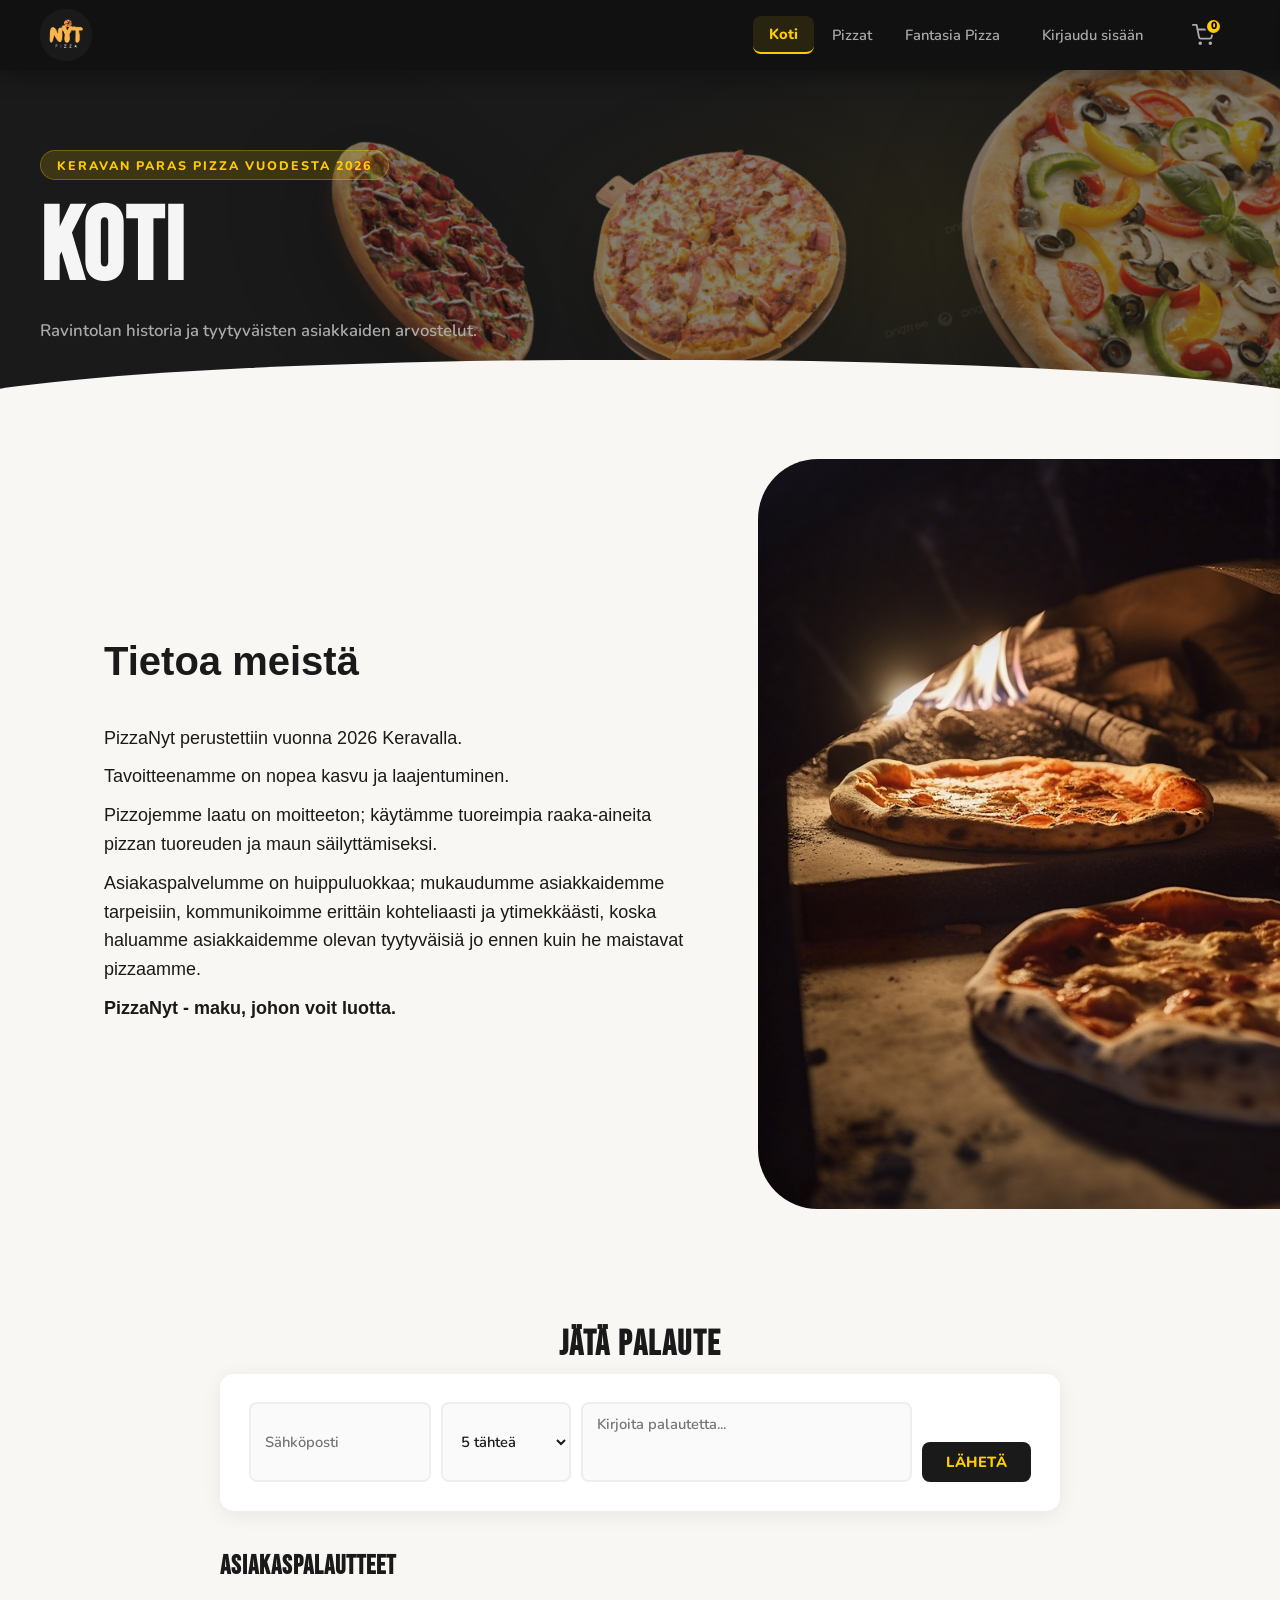
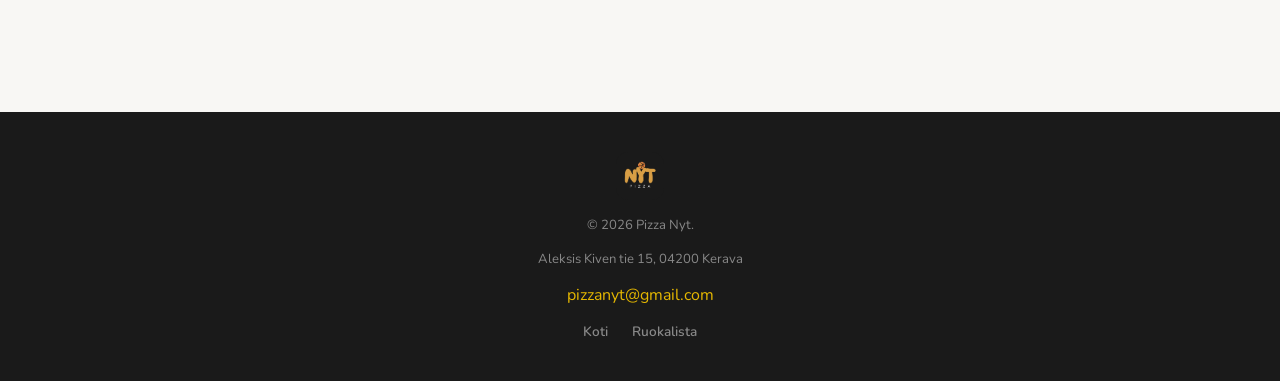
<file: index.html>
<!DOCTYPE html>
<html lang="fi">
<head>
    <meta charset="UTF-8">
    <title>Pizza Nyt - Pääsivu</title>
    <meta name="viewport" content="width=device-width, initial-scale=1.0">
    <link rel="icon" type="image/x-icon" href="/images/WebsiteLogo.png">
    <link rel="preconnect" href="https://fonts.googleapis.com">
    <link rel="preconnect" href="https://fonts.gstatic.com" crossorigin>
    <link href="https://fonts.googleapis.com/css2?family=Bebas+Neue&family=Nunito:wght@400;600;700;800&family=Alyamama:wght@300..900&display=swap" rel="stylesheet">
    <link rel="stylesheet" href="styles.css">
</head>
<body>
    <nav class="navbar">
        <div class="logo">
            <a href="index.html"><img src="images/Logo.png" alt="PizzaNyt" class="logo-img"></a>
        </div>
        <ul class="nav-links">
            <li><a href="index.html" class="selected">Koti</a></li>
            <li><a href="menu.html">Pizzat</a></li>
            <li><a href="pizzacreation.html">Fantasia Pizza</a></li>
            <li id="nav-login-li"><a href="login.html" class="nav-login-link">Kirjaudu sisään</a></li>
            <li id="nav-user-info" style="display:none;">
                <span id="nav-username" class="nav-username"></span>
                <button id="nav-logout-btn" class="nav-logout-btn">Kirjaudu ulos</button>
            </li>
            <li class="cart-container">
                <a class="cart-link" href="#">
                    <span class="cart-icon-wrap">
                        <svg class="cart-svg" viewBox="0 0 24 24" fill="none" stroke="currentColor" stroke-width="2" stroke-linecap="round" stroke-linejoin="round"><circle cx="9" cy="21" r="1"/><circle cx="20" cy="21" r="1"/><path d="M1 1h4l2.68 13.39a2 2 0 0 0 2 1.61h9.72a2 2 0 0 0 2-1.61L23 6H6"/></svg>
                        <span class="cart-quantity" id="cart-count">0</span>
                    </span>
                </a>
            </li>
        </ul>
    </nav>

    <section class="menu-hero">
        <div class="hero-pizzas">
            <img src="pizzas/Veggie.png" class="hero-pizza hero-pizza-1" alt="">
            <img src="pizzas/Hawaiian.png"  class="hero-pizza hero-pizza-2" alt="">
            <img src="pizzas/ChickenBBQ.png"   class="hero-pizza hero-pizza-3" alt="">
        </div>
        <div class="menu-hero-content">
            <span class="menu-label">Keravan paras pizza vuodesta 2026</span>
            <h1>Koti<span></span></h1>
            <p>Ravintolan historia ja tyytyväisten asiakkaiden arvostelut.</p>
        </div>
        <div class="menu-hero-divider"></div>
    </section>

    <section class="about">
        <div class="about-text">
            <h1>Tietoa meistä</h1>
            <p>PizzaNyt perustettiin vuonna 2026 Keravalla.</p>
            <p>Tavoitteenamme on nopea kasvu ja laajentuminen.</p>
            <p>Pizzojemme laatu on moitteeton; käytämme tuoreimpia raaka-aineita pizzan tuoreuden ja maun säilyttämiseksi.</p>
            <p>Asiakaspalvelumme on huippuluokkaa; mukaudumme asiakkaidemme tarpeisiin, kommunikoimme erittäin kohteliaasti ja ytimekkäästi, koska haluamme asiakkaidemme olevan tyytyväisiä jo ennen kuin he maistavat pizzaamme.</p>
            <p><strong>PizzaNyt - maku, johon voit luotta.</strong></p>
        </div>
        <div class="about-image">
            <img src="images/pizza.jpg" alt="pizza" style="width: 750px; height: 750px; border-radius: 60px;">
        </div>
    </section>

    <div class="reviews">
        <h2>Jätä palaute</h2>
        <form id="reviewForm">
            <input type="email" id="email" placeholder="Sähköposti" required>
            <select id="rating" required>
                <option value="5">5 tähteä</option>
                <option value="4">4 tähteä</option>
                <option value="3">3 tähteä</option>
                <option value="2">2 tähteä</option>
                <option value="1">1 tähti</option>
            </select>
            <textarea id="text" placeholder="Kirjoita palautetta..." required></textarea>
            <button type="submit">Lähetä</button>
        </form>
        <h3>Asiakaspalautteet</h3>
        <div id="reviewsList"></div>
    </div>

    <footer class="site-footer">
        <div class="footer-inner">
            <img src="images/Logo.png" alt="PizzaNyt" class="footer-logo">
            <p>© 2026 Pizza Nyt.</p>
            <p>Aleksis Kiven tie 15, 04200 Kerava</p>
            <a href="mailto:pizzanyt@gmail.com">pizzanyt@gmail.com</a>
            <div class="footer-links">
                <a href="index.html">Koti</a>
                <a href="menu.html">Ruokalista</a>
            </div>
        </div>
    </footer>

    <div id="toast" class="toast"></div>
    <script src="script.js"></script>
</body>
</html>
</file>
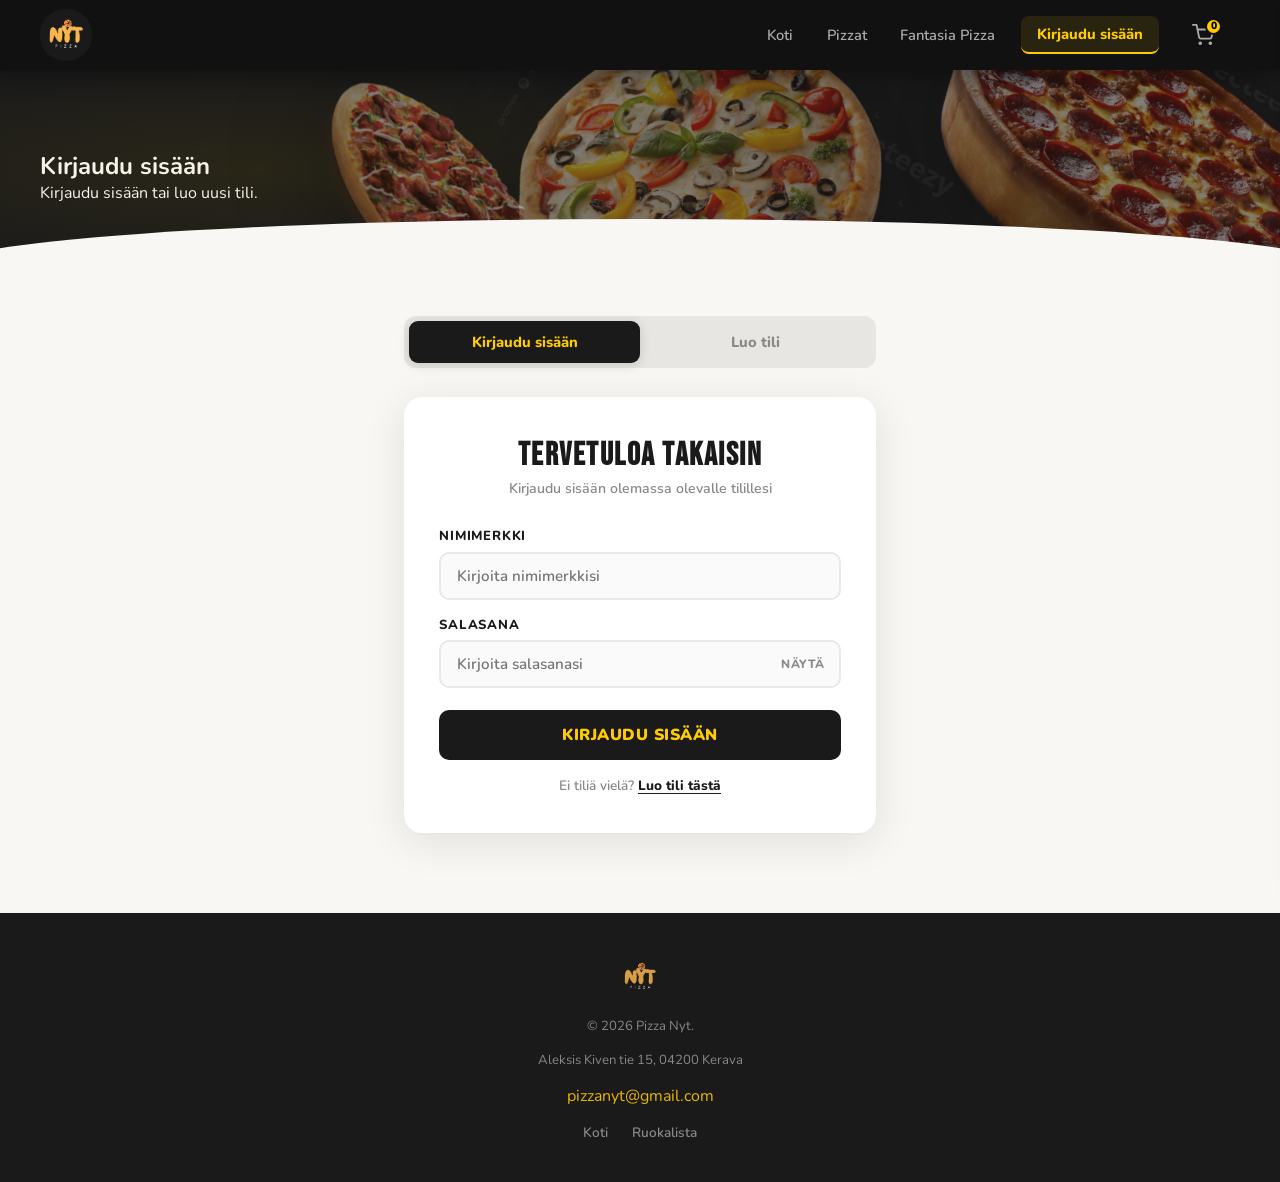
<file: login.html>
<!DOCTYPE html>
<html lang="fi">
<head>
    <meta charset="UTF-8">
    <meta name="viewport" content="width=device-width, initial-scale=1.0">
    <title>Pizza Nyt - Käyttäjä</title>
    <link rel="icon" type="image/x-icon" href="/images/WebsiteLogo.png">
    <link rel="preconnect" href="https://fonts.googleapis.com">
    <link rel="preconnect" href="https://fonts.gstatic.com" crossorigin>
    <link href="https://fonts.googleapis.com/css2?family=Bebas+Neue&family=Nunito:wght@400;600;700;800&family=Alyamama:wght@300..900&display=swap" rel="stylesheet">
    <link rel="stylesheet" href="styles.css">
</head>
<body>
    <nav class="navbar">
        <div class="logo">
            <a href="index.html"><img src="images/Logo.png" alt="PizzaNyt" class="logo-img"></a>
        </div>
        <ul class="nav-links">
            <li><a href="index.html">Koti</a></li>
            <li><a href="menu.html">Pizzat</a></li>
            <li><a href="pizzacreation.html">Fantasia Pizza</a></li>
            <li id="nav-login-li"><a href="login.html" class="nav-login-link selected">Kirjaudu sisään</a></li>
            <li id="nav-user-info" style="display:none;">
                <span id="nav-username" class="nav-username"></span>
                <button id="nav-logout-btn" class="nav-logout-btn">Kirjaudu ulos</button>
            </li>
            <li class="cart-container">
                <a class="cart-link" href="#">
                    <span class="cart-icon-wrap">
                        <svg class="cart-svg" viewBox="0 0 24 24" fill="none" stroke="currentColor" stroke-width="2" stroke-linecap="round" stroke-linejoin="round"><circle cx="9" cy="21" r="1"/><circle cx="20" cy="21" r="1"/><path d="M1 1h4l2.68 13.39a2 2 0 0 0 2 1.61h9.72a2 2 0 0 0 2-1.61L23 6H6"/></svg>
                        <span class="cart-quantity" id="cart-count">0</span>
                    </span>
                </a>
            </li>
        </ul>
    </nav>

    <section class="auth-hero">
        <div class="hero-pizzas">
            <img src="pizzas/DeepDish.png" class="hero-pizza hero-pizza-1" alt="">
            <img src="pizzas/Veggie.png"  class="hero-pizza hero-pizza-2" alt="">
            <img src="pizzas/ChickenBBQ.png"   class="hero-pizza hero-pizza-3" alt="">
        </div>
            <h1>Kirjaudu <span>sisään</span></h1>
            <p>Kirjaudu sisään tai luo uusi tili.</p>
        </div>
        <div class="menu-hero-divider"></div>
    </section>

    <main class="auth-container">
        <div class="auth-tabs">
            <button class="auth-tab active" id="tab-login" onclick="switchTab('login')">Kirjaudu sisään</button>
            <button class="auth-tab" id="tab-register" onclick="switchTab('register')">Luo tili</button>
        </div>

        <div class="auth-card" id="form-login">
            <h2>Tervetuloa takaisin</h2>
            <p class="auth-subtitle">Kirjaudu sisään olemassa olevalle tilillesi</p>
            <div class="auth-form">
                <div class="form-group">
                    <label for="login-username">Nimimerkki</label>
                    <input type="text" id="login-username" placeholder="Kirjoita nimimerkkisi" autocomplete="username">
                </div>
                <div class="form-group">
                    <label for="login-password">Salasana</label>
                    <div class="password-wrap">
                        <input type="password" id="login-password" placeholder="Kirjoita salasanasi" autocomplete="current-password">
                        <button type="button" class="toggle-pw" onclick="togglePassword('login-password', this)">Näytä</button>
                    </div>
                </div>
                <div class="auth-error" id="login-error"></div>
                <button class="auth-submit-btn" onclick="handleLogin()">Kirjaudu sisään</button>
                <p class="auth-switch">Ei tiliä vielä? <a href="#" onclick="switchTab('register'); return false;">Luo tili tästä</a></p>
            </div>
        </div>

        <div class="auth-card" id="form-register" style="display:none;">
            <h2>Luo uusi tili</h2>
            <p class="auth-subtitle">Rekisteröidy ja tilaa pizzaa helposti</p>
            <div class="auth-form">
                <div class="form-group">
                    <label for="reg-username">Nimimerkki</label>
                    <input type="text" id="reg-username" placeholder="Valitse nimimerkki" autocomplete="username">
                    <span class="form-hint">Vähintään 3 merkkiä</span>
                </div>
                <div class="form-group">
                    <label for="reg-password">Salasana</label>
                    <div class="password-wrap">
                        <input type="password" id="reg-password" placeholder="Luo salasana" autocomplete="new-password">
                        <button type="button" class="toggle-pw" onclick="togglePassword('reg-password', this)">Näytä</button>
                    </div>
                    <span class="form-hint">Vähintään 6 merkkiä</span>
                </div>
                <div class="form-group">
                    <label for="reg-password2">Vahvista salasana</label>
                    <div class="password-wrap">
                        <input type="password" id="reg-password2" placeholder="Toista salasana" autocomplete="new-password">
                        <button type="button" class="toggle-pw" onclick="togglePassword('reg-password2', this)">Näytä</button>
                    </div>
                </div>
                <div class="auth-error" id="reg-error"></div>
                <div class="auth-success" id="reg-success"></div>
                <button class="auth-submit-btn" onclick="createAccount()">Luo tili ja kirjaudu</button>
                <p class="auth-switch">Onko sinulla jo tili? <a href="#" onclick="switchTab('login'); return false;">Kirjaudu tästä</a></p>
            </div>
        </div>
    </main>

    <footer class="site-footer">
        <div class="footer-inner">
            <img src="images/Logo.png" alt="PizzaNyt" class="footer-logo">
            <p>© 2026 Pizza Nyt.</p>
            <p>Aleksis Kiven tie 15, 04200 Kerava</p>
            <a href="mailto:pizzanyt@gmail.com">pizzanyt@gmail.com</a>
            <div class="footer-links">
                <a href="index.html">Koti</a>
                <a href="menu.html">Ruokalista</a>
            </div>
        </div>
    </footer>

    <div id="toast" class="toast"></div>
    <script src="script.js"></script>
    <script>
        function getReturnPage() {
            const saved = localStorage.getItem('pizzanyt_paluusivu');
            localStorage.removeItem('pizzanyt_paluusivu');
            // Varmistetaan että paluusivu ei ole login.html itse
            if (saved && !saved.includes('login.html')) return saved;
            return 'index.html';
        }
        function switchTab(tab) {
            document.getElementById('form-login').style.display    = tab === 'login'    ? 'block' : 'none';
            document.getElementById('form-register').style.display = tab === 'register' ? 'block' : 'none';
            document.getElementById('tab-login').classList.toggle('active',    tab === 'login');
            document.getElementById('tab-register').classList.toggle('active', tab === 'register');
            document.getElementById('login-error').textContent = '';
            document.getElementById('reg-error').textContent   = '';
            document.getElementById('reg-success').textContent = '';
        }

        // Näytä tai piilota salasana
        function togglePassword(fieldId, btn) {
            const field = document.getElementById(fieldId);
            if (field.type === 'password') { field.type = 'text'; btn.textContent = 'Piilota'; }
            else { field.type = 'password'; btn.textContent = 'Näytä'; }
        }

        // Kirjautuminen olemassa olevalla tilillä
        function handleLogin() {
            const username = document.getElementById('login-username').value.trim();
            const password = document.getElementById('login-password').value;
            const error    = document.getElementById('login-error');
            error.textContent = '';

            if (!username || !password) { error.textContent = 'Täytä kaikki kentät.'; return; }

            const users = JSON.parse(localStorage.getItem('pizzanyt_users') || '[]');
            const match = users.find(u => u.name === username && u.password === password);

            if (!match) { error.textContent = 'Väärä nimimerkki tai salasana.'; return; }

            // Yhdistetään mahdollinen vieraskori käyttäjän koriin
            const guestCart   = JSON.parse(localStorage.getItem('pizzanyt_cart')   || '{}');
            const guestPrices = JSON.parse(localStorage.getItem('pizzanyt_prices') || '{}');
            const userCart    = JSON.parse(localStorage.getItem('pizzanyt_cart_'   + username) || '{}');
            const userPrices  = JSON.parse(localStorage.getItem('pizzanyt_prices_' + username) || '{}');
            // Yhdistetään vieraskorin tuotteet käyttäjän koriin
            Object.entries(guestCart).forEach(([k, v]) => { userCart[k] = (userCart[k] || 0) + v; });
            Object.assign(userPrices, guestPrices);
            localStorage.setItem('pizzanyt_cart_'   + username, JSON.stringify(userCart));
            localStorage.setItem('pizzanyt_prices_' + username, JSON.stringify(userPrices));
            // Asetetaan aktiivinen kori kirjautuneen käyttäjän koriksi ja tyhjennetään vieraskori
            localStorage.setItem('pizzanyt_cart',   JSON.stringify(userCart));
            localStorage.setItem('pizzanyt_prices', JSON.stringify(userPrices));
            localStorage.setItem('pizzanyt_loggedin', username);
            window.location.href = getReturnPage();
        }

        // Uuden tilin luominen automaattinen kirjautuminen sisään rekisteröinnin jälkeen
        function createAccount() {
            const username  = document.getElementById('reg-username').value.trim();
            const password  = document.getElementById('reg-password').value;
            const password2 = document.getElementById('reg-password2').value;
            const error     = document.getElementById('reg-error');
            const success   = document.getElementById('reg-success');
            error.textContent   = '';
            success.textContent = '';

            // Tarkistetaan syöte jos se täytää kaikki ehdot
            if (!username || !password || !password2) { error.textContent = 'Täytä kaikki kentät.'; return; }
            if (username.length < 3) { error.textContent = 'Nimimerkin tulee olla vähintään 3 merkkiä.'; return; }
            if (password.length < 6) { error.textContent = 'Salasanan tulee olla vähintään 6 merkkiä.'; return; }
            if (password !== password2) { error.textContent = 'Salasanat eivät täsmää.'; return; }

            const users = JSON.parse(localStorage.getItem('pizzanyt_users') || '[]');
            if (users.find(u => u.name === username)) { error.textContent = 'Nimimerkki on jo käytössä.'; return; }

            // Tallennetaan uusi käyttäjä
            users.push({ name: username, password: password });
            localStorage.setItem('pizzanyt_users', JSON.stringify(users));

            // Uusi tili saa tilittömän sisällön omakseen
            const guestCart   = JSON.parse(localStorage.getItem('pizzanyt_cart')   || '{}');
            const guestPrices = JSON.parse(localStorage.getItem('pizzanyt_prices') || '{}');
            localStorage.setItem('pizzanyt_cart_'   + username, JSON.stringify(guestCart));
            localStorage.setItem('pizzanyt_prices_' + username, JSON.stringify(guestPrices));

            // Kirjataan automaattisesti sisään ja palataan heti edelliselle sivulle
            localStorage.setItem('pizzanyt_loggedin', username);
            success.textContent = 'Tili luotu! Kirjaudutaan sisään...';
            setTimeout(() => window.location.href = getReturnPage(), 300);
        }

        // Enter lähettää lomakkeen
        document.addEventListener('keydown', e => {
            if (e.key !== 'Enter') return;
            const loginVisible = document.getElementById('form-login').style.display !== 'none';
            if (loginVisible) handleLogin(); else createAccount();
        });
    </script>
</body>
</html>
</file>
<file: styles.css>
:root {
    --black:    #111111;
    --dark:     #1a1a1a;
    --gold:     #ffcc00;
    --gold-dim: #e6b800;
    --white:    #f5f5f5;
    --muted:    #888;
    --radius:   14px;
    --shadow:   0 20px 50px rgba(0,0,0,0.18);
    overflow-x: hidden;
    width: 100%;
}

*, *::before, *::after { box-sizing: border-box; margin: 0; padding: 0; }
html { scroll-behavior: smooth; }
body { font-family: 'Nunito', sans-serif; background: #f8f7f4; color: var(--dark); min-height: 100vh; }

.navbar {
    display: flex;
    position: sticky;
    top: 0;
    justify-content: space-between;
    align-items: center;
    background-color: var(--black);
    padding: 0 2.5rem;
    height: 70px;
    box-shadow: 0 4px 24px rgba(0,0,0,0.4);
    z-index: 1000;
}
.logo-img { height: 52px; width: 52px; object-fit: contain; display: block; border-radius: 25px; }
.nav-links { display: flex; list-style: none; align-items: center; gap: 0.1rem; }

.nav-links li a {
    color: #aaa;
    text-decoration: none;
    padding: 0.5rem 1rem;
    border-radius: 8px;
    transition: color 0.2s, background 0.2s;
    font-size: 0.92rem;
    font-weight: 600;
    display: block;
}
.nav-links li a:hover  { color: #fff; background: rgba(255,255,255,0.07); }
.nav-links li a.selected { color: var(--gold); background: rgba(255,204,0,0.1); border-bottom: 2px solid var(--gold); font-weight: 800; }

.nav-login-link { margin-left: 0.5rem; }

#nav-user-info {
    display: none;
    align-items: center;
    gap: 0.5rem;
    flex-wrap: nowrap;
    max-width: 260px;
    margin-left: 0.5rem;
}
.nav-username {
    color: var(--gold);
    font-weight: 800;
    font-size: 0.88rem;
    white-space: nowrap;
    overflow: hidden;
    text-overflow: ellipsis;
    max-width: 120px;
    padding: 0.4rem 0.7rem;
    background: rgba(255,204,0,0.08);
    border: 1px solid rgba(255,204,0,0.2);
    border-radius: 8px;
}
.nav-logout-btn {
    background: transparent;
    color: #aaa;
    border: 1px solid rgba(255,255,255,0.15);
    padding: 0.4rem 0.85rem;
    border-radius: 8px;
    font-family: 'Nunito', sans-serif;
    font-size: 0.88rem;
    font-weight: 600;
    cursor: pointer;
    white-space: nowrap;
    transition: color 0.2s, border-color 0.2s, background 0.2s;
    flex-shrink: 0;
}
.nav-logout-btn:hover { color: #fff; border-color: rgba(255,255,255,0.35); background: rgba(255,255,255,0.07); }

.cart-container { margin-left: 0.3rem; }
.cart-link { text-decoration: none; display: block; }
.cart-icon-wrap {
    position: relative;
    display: flex;
    align-items: center;
    justify-content: center;
    padding: 0.5rem 0.65rem;
    border-radius: 8px;
    transition: background 0.2s;
    cursor: pointer;
}
.cart-link:hover .cart-icon-wrap { background: rgba(255,255,255,0.07); }
.cart-svg {
    width: 22px; height: 22px;
    color: #aaa;
    transition: color 0.2s;
    display: block;
}
.cart-link:hover .cart-svg { color: #fff; }
.cart-quantity {
    position: absolute;
    top: 2px; right: 2px;
    background: var(--gold); color: #000;
    font-size: 0.65rem; font-weight: 900;
    min-width: 17px; height: 17px;
    border-radius: 50%;
    display: flex; align-items: center; justify-content: center;
    border: 2px solid var(--black);
    line-height: 1;
}

.menu-hero {
    background: var(--dark);
    color: var(--white);
    padding: 5rem 2.5rem 4rem;
    position: relative;
    overflow: hidden;
}
.menu-hero::before {
    content: '';
    position: absolute;
    inset: 0;
    background: radial-gradient(ellipse 60% 80% at 80% 50%, rgba(255,204,0,0.07) 0%, transparent 70%);
    pointer-events: none;
}
.menu-hero-content { max-width: 1200px; margin: 0 auto; position: relative; z-index: 1; }
.menu-label {
    display: inline-block;
    background: rgba(255,204,0,0.15);
    color: var(--gold);
    border: 1px solid rgba(255,204,0,0.3);
    border-radius: 100px;
    font-size: 0.78rem; font-weight: 800; letter-spacing: 2px;
    text-transform: uppercase;
    padding: 0.35rem 1rem; margin-bottom: 1.2rem;
}
.menu-hero-content h1 {
    font-family: 'Bebas Neue', sans-serif;
    font-size: clamp(3.5rem, 8vw, 6.5rem);
    line-height: 1; letter-spacing: 2px;
    color: var(--white); margin-bottom: 1rem;
}
.menu-hero-content h1 span { color: var(--gold); }
.menu-hero-content p { font-size: 1.05rem; color: #aaa; max-width: 480px; font-weight: 600; line-height: 1.6; }
.menu-hero-divider {
    position: absolute; bottom: -1px; left: 0;
    width: 100%; height: 50px;
    background: #f8f7f4;
    clip-path: ellipse(55% 100% at 50% 100%);
}

.hero-pizzas { position: absolute; inset: 0; pointer-events: none; overflow: hidden; z-index: 0; }
.hero-pizza {
    position: absolute;
    object-fit: contain;
    filter: drop-shadow(0 16px 48px rgba(0,0,0,0.5));
    user-select: none;
    top: 50%;
}

.menu-container { max-width: 1260px; margin: 0 auto; padding: 3rem 2rem 5rem; }
.section-header { display: flex; align-items: center; gap: 1.5rem; margin-bottom: 2.5rem; }
.section-header h2 { font-family: 'Bebas Neue', sans-serif; font-size: 2.2rem; letter-spacing: 1.5px; white-space: nowrap; }
.section-line { flex: 1; height: 2px; background: linear-gradient(90deg, #ddd 0%, transparent 100%); border-radius: 2px; }

.pizza-grid {
    display: grid;
    grid-template-columns: repeat(3, 1fr);
    gap: 2rem;
    align-items: start;
}
.pizza-card:last-child { grid-column: 2; }

.pizza-card {
    background: #fff;
    border-radius: var(--radius);
    box-shadow: 0 4px 20px rgba(0,0,0,0.07);
    overflow: visible;
    position: relative;
    transition: transform 0.3s ease, box-shadow 0.3s ease;
    display: flex;
    flex-direction: column;
    animation: fadeUp 0.5s ease both;
}
.pizza-card:hover { transform: translateY(-6px); box-shadow: 0 18px 48px rgba(0,0,0,0.13); }
.pizza-card:nth-child(1) { animation-delay: 0.05s; }
.pizza-card:nth-child(2) { animation-delay: 0.10s; }
.pizza-card:nth-child(3) { animation-delay: 0.15s; }
.pizza-card:nth-child(4) { animation-delay: 0.20s; }
.pizza-card:nth-child(5) { animation-delay: 0.25s; }
.pizza-card:nth-child(6) { animation-delay: 0.30s; }
.pizza-card:nth-child(7) { animation-delay: 0.35s; }

.pizza-badge {
    position: absolute; top: 14px; left: 14px;
    background: var(--gold); color: #000;
    font-size: 0.7rem; font-weight: 900; letter-spacing: 1px;
    text-transform: uppercase;
    padding: 0.25rem 0.75rem; border-radius: 100px;
    z-index: 3;
}
.pizza-badge--custom { background: var(--dark); color: var(--gold); }

.pizza-img-wrap {
    background: linear-gradient(135deg, #f9f3e8 0%, #fdf6e3 100%);
    border-radius: var(--radius) var(--radius) 0 0;
    display: flex; align-items: center; justify-content: center;
    padding: 2rem 1.5rem 1.5rem;
    overflow: hidden;
}
.pizza-img-wrap img {
    width: 170px; height: 170px;
    object-fit: contain;
    transition: transform 0.4s ease;
    filter: drop-shadow(0 8px 20px rgba(0,0,0,0.18));
}
.pizza-card:hover .pizza-img-wrap img { transform: scale(1.06) rotate(-2deg); }

.pizza-img-wrap--custom { background: linear-gradient(135deg, #1a1a1a 0%, #2d2d2d 100%); min-height: 210px; }
.custom-pizza-icon {
    width: 90px; height: 90px;
    border: 3px dashed rgba(255,204,0,0.4);
    border-radius: 50%;
    display: flex; align-items: center; justify-content: center;
    font-size: 2.8rem; color: var(--gold); font-weight: 300;
    transition: border-color 0.3s;
}
.pizza-card--custom:hover .custom-pizza-icon { border-color: var(--gold); }

.pizza-info { padding: 1.4rem; display: flex; flex-direction: column; flex: 1; }
.pizza-info h3 { font-family: 'Bebas Neue', sans-serif; font-size: 1.5rem; letter-spacing: 1px; color: var(--dark); margin-bottom: 0.4rem; }
.pizza-desc { font-size: 0.85rem; color: var(--muted); line-height: 1.55; margin-bottom: 1.2rem; flex: 1; }
.pizza-footer { display: flex; justify-content: space-between; align-items: center; margin-bottom: 1rem; }
.pizza-price { font-family: 'Bebas Neue', sans-serif; font-size: 1.6rem; color: var(--dark); }

.quantity-controls { display: flex; align-items: center; gap: 6px; }
.quantity-controls button {
    background: var(--dark); color: var(--gold);
    border: none; padding: 0;
    width: 30px; height: 30px; border-radius: 50%;
    font-size: 1.1rem; font-weight: bold; cursor: pointer;
    transition: background 0.2s;
    display: flex; align-items: center; justify-content: center;
    flex-shrink: 0;
}
.quantity-controls button:hover { background: #333; }
.quantity-controls input {
    width: 46px; border: 2px solid #eee; border-radius: 8px;
    padding: 5px; font-size: 0.95rem; font-weight: 800;
    text-align: center; outline: none; font-family: 'Nunito', sans-serif;
    transition: border-color 0.2s;
}
.quantity-controls input:focus { border-color: var(--gold); }

.order-btn {
    display: flex; align-items: center; justify-content: center;
    width: 100%;
    background: var(--dark); color: var(--gold);
    border: none; padding: 12px; border-radius: 10px;
    font-weight: 800; font-family: 'Nunito', sans-serif;
    font-size: 0.92rem; letter-spacing: 0.5px; text-transform: uppercase;
    cursor: pointer; text-decoration: none;
    transition: background 0.25s, color 0.25s, transform 0.2s;
}
.order-btn:hover { background: var(--gold); color: #000; transform: translateY(-1px); }
.order-btn:active { transform: scale(0.98); }
.order-btn--custom { background: var(--gold); color: #000; }
.order-btn--custom:hover { background: var(--gold-dim); color: #000; }

.about {
    display: flex;
    align-items: center;
    justify-content: space-between;
    margin: 50px;
    font-family: 'Alyamama', sans-serif;
}
.about-text {
    width: 600px;
    margin: 50px auto;
}
.about h1 {
    font-size: 40px;
    margin-bottom: 40px;
}
.about p {
    font-size: 18px;
    line-height: 1.6;
    margin-bottom: 10px;
}
.about-image {
    width: 40%;
    height: 60%;
}

.reviews {
    max-width: 900px;
    margin: 80px auto;
    padding: 30px;
    text-align: center;
}
.reviews h2 {
    font-family: 'Bebas Neue', sans-serif;
    font-size: 2.2rem;
    letter-spacing: 1.5px;
    margin-bottom: 8px;
}
.reviews h3 {
    font-family: 'Bebas Neue', sans-serif;
    font-size: 1.6rem;
    letter-spacing: 1px;
    margin-bottom: 20px;
    margin-top: 40px;
    text-align: left;
}

#reviewForm {
    display: flex;
    gap: 10px;
    justify-content: center;
    flex-wrap: wrap;
    margin-bottom: 40px;
    background: #fff;
    border-radius: var(--radius);
    padding: 1.8rem;
    box-shadow: 0 4px 20px rgba(0,0,0,0.07);
    text-align: left;
}
#reviewForm input,
#reviewForm select,
#reviewForm textarea {
    padding: 10px 14px;
    border-radius: 8px;
    border: 2px solid #eee;
    font-size: 0.92rem;
    font-family: 'Nunito', sans-serif;
    font-weight: 600;
    outline: none;
    transition: border-color 0.2s;
    background: #fafafa;
    color: var(--dark);
}
#reviewForm input:focus,
#reviewForm select:focus,
#reviewForm textarea:focus { border-color: var(--gold); background: #fff; }
#reviewForm input    { flex: 1; min-width: 180px; }
#reviewForm select   { min-width: 130px; }
#reviewForm textarea { min-width: 260px; flex: 2; resize: none; min-height: 80px; }
#reviewForm button {
    background: var(--dark);
    color: var(--gold);
    border: none;
    padding: 10px 24px;
    border-radius: 8px;
    font-family: 'Nunito', sans-serif;
    font-weight: 800;
    font-size: 0.92rem;
    text-transform: uppercase;
    letter-spacing: 0.5px;
    cursor: pointer;
    transition: background 0.2s, color 0.2s;
    align-self: flex-end;
}
#reviewForm button:hover { background: var(--gold); color: #000; }

#reviewsList {
    display: flex;
    flex-direction: column;
    gap: 14px;
    text-align: left;
}
.review-card {
    background: #fff;
    padding: 1.2rem 1.4rem;
    border-radius: 12px;
    box-shadow: 0 3px 12px rgba(0,0,0,0.07);
    border-left: 4px solid var(--gold);
    animation: fadeUp 0.35s ease both;
}
.review-header {
    display: flex;
    justify-content: space-between;
    align-items: center;
    margin-bottom: 8px;
}
.review-email  { font-weight: 800; font-size: 0.88rem; color: var(--dark); }
.review-rating { color: var(--gold-dim); font-size: 1rem; font-weight: 800; letter-spacing: 2px; }
.review-text   { color: #555; font-size: 0.9rem; line-height: 1.55; }

.container {
    width: 600%;
    margin:auto;
    padding: 25px;
    border-radius: 15px;
    font-family: 'A' sans-serif;
}
.container h3 {
    color:#cc8800;
}
.container input {
    font-size: 10%;
}
.container button {
    background: var(--dark);
    color: var(--gold);
    border: none;
    padding: 10px 24px;
    border-radius: 8px;
    font-family: 'Nunito', sans-serif;
    font-weight: 800;
    font-size: 0.92rem;
    text-transform: uppercase;
    letter-spacing: 0.5px;
    cursor: pointer;
    transition: background 0.2s, color 0.2s;
    align-self: flex-end;
}
.container button:hover {
    background: var(--gold); color: #000;
}
select.täyte {
    width: 140px;
    padding: 6px 10px;
    border: 1px solid #ddd;
    border-radius: 6px;
    background-color: #fff;
    font-size: 14px;
    outline: none;
    transition: border-color 0.3s;
}
select.täyte:hover {
    border-color: #e67e22;
}
input[type="radio"] {
    margin-right: 10px;
    accent-color: #e67e22; 
}

#cart-panel {
    position: fixed; right: -420px; top: 0;
    width: 380px; height: 100%;
    background: #fff;
    box-shadow: -4px 0 40px rgba(0,0,0,0.18);
    transition: right 0.35s cubic-bezier(0.4, 0, 0.2, 1);
    z-index: 9999;
    display: flex; flex-direction: column;
    font-family: 'Nunito', sans-serif;
    overflow: hidden;
}
.cart-header { background: var(--dark); color: var(--white); padding: 1.4rem 1.5rem; display: flex; justify-content: space-between; align-items: center; flex-shrink: 0; }
.cart-header h2 { font-family: 'Bebas Neue', sans-serif; font-size: 1.6rem; letter-spacing: 1px; }
#close-cart { background: rgba(255,255,255,0.1); border: 1px solid rgba(255,255,255,0.2); color: #fff; padding: 6px 14px; border-radius: 8px; cursor: pointer; font-family: 'Nunito', sans-serif; font-weight: 700; font-size: 0.85rem; transition: background 0.2s; }
#close-cart:hover { background: rgba(255,255,255,0.2); }

.cart-body { flex: 1; overflow-y: auto; padding: 1rem 1.5rem; }
.cart-empty { text-align: center; padding: 3rem 1rem; color: var(--muted); font-size: 0.95rem; }

.cart-item { display: flex; align-items: center; padding: 0.9rem 0; border-bottom: 1px solid #f0f0f0; gap: 0.5rem; }
.cart-item-name { font-weight: 700; font-size: 0.92rem; color: var(--dark); flex: 1; }
.cart-item-controls { display: flex; align-items: center; gap: 8px; margin-left: auto; flex-shrink: 0; }
.cart-item-controls button {
    width: 26px; height: 26px;
    border-radius: 50%; border: none; padding: 0;
    background: #ebebeb; color: var(--dark);
    font-weight: 800; font-size: 0.95rem;
    cursor: pointer;
    display: flex; align-items: center; justify-content: center;
    flex-shrink: 0;
    transition: background 0.2s;
    line-height: 1;
}
.cart-item-controls button:hover { background: #d0d0d0; }
.cart-item-qty { font-weight: 800; font-size: 0.95rem; min-width: 20px; text-align: center; }

.cart-footer { padding: 1.2rem 1.5rem; border-top: 2px solid #f0f0f0; flex-shrink: 0; }
.cart-total { display: flex; justify-content: space-between; font-size: 1rem; font-weight: 800; margin-bottom: 1rem; color: var(--dark); }
.checkout-btn { width: 100%; background: var(--gold); color: #000; border: none; padding: 14px; border-radius: 10px; font-size: 1rem; font-weight: 900; font-family: 'Nunito', sans-serif; text-transform: uppercase; letter-spacing: 0.5px; cursor: pointer; transition: background 0.2s, transform 0.2s; }
.checkout-btn:hover { background: var(--gold-dim); transform: translateY(-1px); }

#cart-overlay { display: none; position: fixed; inset: 0; background: rgba(0,0,0,0.45); z-index: 9998; backdrop-filter: blur(2px); }
#cart-overlay.active { display: block; }

.toast {
    position: fixed; bottom: 2rem; left: 50%;
    transform: translateX(-50%) translateY(10px);
    background: var(--dark); color: var(--gold);
    border: 1px solid rgba(255,204,0,0.2);
    padding: 0.75rem 1.6rem; border-radius: 100px;
    font-weight: 700; font-size: 0.9rem;
    box-shadow: var(--shadow);
    opacity: 0; pointer-events: none;
    transition: opacity 0.3s ease, transform 0.3s ease;
    z-index: 99999;
}
.toast.show { opacity: 1; transform: translateX(-50%) translateY(0); }

.site-footer { background: var(--dark); color: #888; padding: 2.5rem 2rem; text-align: center; }
.footer-inner { max-width: 1200px; margin: 0 auto; display: flex; flex-direction: column; align-items: center; gap: 1rem; }
.footer-logo { height: 48px; width: 48px; object-fit: contain; opacity: 0.85; border-radius: 12px; }
.footer-inner p { font-size: 0.82rem; }
.footer-links { display: flex; gap: 1.5rem; }
.footer-links a { color: #888; text-decoration: none; font-size: 0.85rem; font-weight: 600; transition: color 0.2s; }
a[href^="mailto:"] { color: #e6b800; transition: color 0.2s; text-decoration: none; }
a[href^="mailto:"]:hover { color: #888; transition: color 0.2s; text-decoration: none; }
.footer-links a:hover { color: var(--gold); }

input::-webkit-outer-spin-button,
input::-webkit-inner-spin-button { -webkit-appearance: none; margin: 0; }
input[type=number] { -moz-appearance: textfield; }

@keyframes fadeUp {
    from { opacity: 0; transform: translateY(20px); }
    to   { opacity: 1; transform: translateY(0); }
}

.email { margin-top: 5rem; text-align: center; background-color: #e6b800; margin-left: 6rem; margin-right: 6rem; border-radius: 2rem; }
.call-or-text { margin-top: 5rem; margin-bottom: 15rem; text-align: center; background-color: #e6b800; margin-left: 24rem; margin-right: 24rem; border-radius: 2rem; }
.email h2, .call-or-text h2 { font-size: 3rem; text-align: center; }
.email h3, .call-or-text h3 { font-size: 1rem; text-align: center; color: #00000086; }
.email a[href^="mailto:"],
.call-or-text a[href^="tel:"] { color: #000; transition: color 0.2s; text-decoration: none; font-size: 2rem; text-align: center; }
.email a[href^="mailto:"]:hover,
.call-or-text a[href^="tel:"]:hover { color: #00000086; transition: color 0.2s; text-decoration: none; }

.auth-hero {
    background: var(--dark);
    color: var(--white);
    padding: 5rem 2.5rem 4rem;
    position: relative;
    overflow: hidden;
}
.auth-hero::before {
    content: '';
    position: absolute;
    inset: 0;
    background: radial-gradient(ellipse 60% 80% at 20% 50%, rgba(255,204,0,0.07) 0%, transparent 70%);
    pointer-events: none;
}
.auth-hero-content { max-width: 1200px; margin: 0 auto; position: relative; z-index: 1; }
.auth-hero-content h1 {
    font-family: 'Bebas Neue', sans-serif;
    font-size: clamp(3.5rem, 8vw, 6.5rem);
    line-height: 1; letter-spacing: 2px;
    color: var(--white); margin-bottom: 1rem;
}
.auth-hero-content h1 span { color: var(--gold); }
.auth-hero-content p { font-size: 1.05rem; color: #aaa; max-width: 480px; font-weight: 600; line-height: 1.6; }

.auth-container {
    max-width: 520px;
    margin: 0 auto;
    padding: 3rem 1.5rem 5rem;
}
.auth-tabs {
    display: flex;
    margin-bottom: 1.8rem;
    background: #e8e6e2;
    border-radius: 12px;
    padding: 5px;
}
.auth-tab {
    flex: 1;
    background: transparent;
    border: none;
    padding: 0.7rem 1rem;
    border-radius: 9px;
    font-family: 'Nunito', sans-serif;
    font-size: 0.92rem;
    font-weight: 800;
    color: var(--muted);
    cursor: pointer;
    transition: background 0.25s, color 0.25s, box-shadow 0.25s;
}
.auth-tab.active { background: var(--dark); color: var(--gold); box-shadow: 0 2px 12px rgba(0,0,0,0.15); }

.auth-card {
    background: #fff;
    border-radius: 18px;
    box-shadow: 0 8px 40px rgba(0,0,0,0.1);
    padding: 2.4rem 2.2rem;
    animation: fadeUp 0.4s ease both;
}
.auth-card h2 {
    font-family: 'Bebas Neue', sans-serif;
    font-size: 2rem;
    letter-spacing: 1.5px;
    text-align: center;
    color: var(--dark);
    margin-bottom: 0.3rem;
}
.auth-subtitle {
    text-align: center;
    font-size: 0.88rem;
    color: var(--muted);
    font-weight: 600;
    margin-bottom: 1.8rem;
}
.auth-form { display: flex; flex-direction: column; gap: 1rem; }
.form-group { display: flex; flex-direction: column; gap: 0.4rem; }
.form-group label {
    font-size: 0.82rem;
    font-weight: 800;
    color: var(--dark);
    text-transform: uppercase;
    letter-spacing: 0.8px;
}
.form-group input[type="text"],
.form-group input[type="password"] {
    width: 100%;
    padding: 0.75rem 1rem;
    border: 2px solid #e8e8e8;
    border-radius: 10px;
    font-family: 'Nunito', sans-serif;
    font-size: 0.95rem;
    font-weight: 600;
    color: var(--dark);
    background: #fafafa;
    outline: none;
    transition: border-color 0.2s, box-shadow 0.2s, background 0.2s;
}
.form-group input:focus {
    border-color: var(--gold);
    box-shadow: 0 0 0 3px rgba(255,204,0,0.15);
    background: #fff;
}
.form-hint { font-size: 0.76rem; color: #aaa; font-weight: 600; }

.password-wrap { position: relative; }
.password-wrap input { padding-right: 3.5rem; }
.toggle-pw {
    position: absolute;
    right: 10px; top: 50%;
    transform: translateY(-50%);
    background: none; border: none;
    font-size: 0.75rem; font-family: 'Nunito', sans-serif; font-weight: 800;
    color: var(--muted); cursor: pointer;
    padding: 3px 6px; border-radius: 4px;
    transition: color 0.2s, background 0.2s;
    letter-spacing: 0.5px; text-transform: uppercase;
}
.toggle-pw:hover { color: var(--dark); background: #f0f0f0; }

.password-wrap input::-ms-reveal,
.password-wrap input::-webkit-contacts-auto-fill-button,
.password-wrap input::-webkit-credentials-auto-fill-button {
    display: none !important;
}

.auth-error {
    background: rgba(220, 53, 69, 0.08);
    border: 1px solid rgba(220, 53, 69, 0.25);
    color: #c0392b;
    border-radius: 8px;
    padding: 0.55rem 0.9rem;
    font-size: 0.84rem;
    font-weight: 700;
    display: none;
}
.auth-error:not(:empty) { display: block; }
.auth-success {
    background: rgba(39, 174, 96, 0.08);
    border: 1px solid rgba(39, 174, 96, 0.25);
    color: #1e8449;
    border-radius: 8px;
    padding: 0.55rem 0.9rem;
    font-size: 0.84rem;
    font-weight: 700;
    display: none;
}
.auth-success:not(:empty) { display: block; }

.auth-submit-btn {
    width: 100%;
    background: var(--dark); color: var(--gold);
    border: none; padding: 0.85rem;
    border-radius: 10px;
    font-family: 'Nunito', sans-serif;
    font-size: 1rem; font-weight: 900;
    letter-spacing: 0.5px; text-transform: uppercase;
    cursor: pointer; margin-top: 0.4rem;
    transition: background 0.25s, color 0.25s, transform 0.2s;
}
.auth-submit-btn:hover { background: var(--gold); color: #000; transform: translateY(-1px); }
.auth-submit-btn:active { transform: scale(0.98); }

.auth-switch { text-align: center; font-size: 0.85rem; color: var(--muted); font-weight: 600; }
.auth-switch a { color: var(--dark); font-weight: 800; text-decoration: underline; text-underline-offset: 3px; cursor: pointer; }
.auth-switch a:hover { color: var(--gold-dim); }

#checkout-modal-overlay { display:none; position:fixed; inset:0; background:rgba(0,0,0,0.6); z-index:10000; backdrop-filter:blur(3px); }
#checkout-modal-overlay.active { display:block; }

#checkout-modal { display:none; position:fixed; top:50%; left:50%; transform:translate(-50%,-48%) scale(0.96); width:min(480px,92vw); background:#fff; border-radius:20px; box-shadow:0 30px 80px rgba(0,0,0,0.3); z-index:10001; font-family:'Nunito',sans-serif; overflow:hidden; opacity:0; transition:transform 0.3s cubic-bezier(0.34,1.56,0.64,1),opacity 0.25s ease; }
#checkout-modal.active { display:block; opacity:1; transform:translate(-50%,-50%) scale(1); }

.co-header { background:var(--dark); color:var(--white); padding:1.3rem 1.5rem; display:flex; justify-content:space-between; align-items:center; }
.co-header h2 { font-family:'Bebas Neue',sans-serif; font-size:1.5rem; letter-spacing:1px; }
.co-close-btn { background:rgba(255,255,255,0.1); border:1px solid rgba(255,255,255,0.2); color:#fff; width:32px; height:32px; border-radius:50%; cursor:pointer; font-size:0.85rem; display:flex; align-items:center; justify-content:center; transition:background 0.2s; }
.co-close-btn:hover { background:rgba(255,255,255,0.22); }

.co-body { padding:1.8rem 1.6rem; display:flex; flex-direction:column; gap:1.2rem; }
.co-step-label { font-size:0.78rem; font-weight:800; text-transform:uppercase; letter-spacing:1.5px; color:var(--muted); }
.co-delivery-options { display:grid; grid-template-columns:1fr 1fr; gap:0.9rem; }
.co-option-btn { display:flex; flex-direction:column; align-items:center; gap:0.3rem; padding:1.2rem 0.8rem; border-radius:14px; border:2px solid #e8e8e8; background:#fafafa; cursor:pointer; font-family:'Nunito',sans-serif; transition:border-color 0.2s,background 0.2s,transform 0.15s; }
.co-option-btn:hover { border-color:var(--gold); background:rgba(255,204,0,0.05); transform:translateY(-2px); }
.co-option-btn--active { border-color:var(--gold); background:rgba(255,204,0,0.1); }
.co-option-icon { font-size:1.8rem; line-height:1; }
.co-option-title { font-weight:800; font-size:0.95rem; color:var(--dark); }
.co-option-sub { font-size:0.75rem; color:var(--muted); font-weight:600; }

.co-address-wrap { display:flex; flex-direction:column; gap:0.4rem; }
.co-label { font-size:0.78rem; font-weight:800; text-transform:uppercase; letter-spacing:1px; color:var(--dark); }
.co-input { width:100%; padding:0.75rem 1rem; border:2px solid #e8e8e8; border-radius:10px; font-family:'Nunito',sans-serif; font-size:0.95rem; font-weight:600; color:var(--dark); background:#fafafa; outline:none; transition:border-color 0.2s,box-shadow 0.2s; }
.co-input:focus { border-color:var(--gold); box-shadow:0 0 0 3px rgba(255,204,0,0.15); background:#fff; }
.co-address-error { font-size:0.8rem; font-weight:700; color:#c0392b; min-height:1rem; }

.co-confirm-btn { width:100%; background:var(--dark); color:var(--gold); border:none; padding:13px; border-radius:10px; font-family:'Nunito',sans-serif; font-size:1rem; font-weight:900; text-transform:uppercase; letter-spacing:0.5px; cursor:pointer; transition:background 0.2s,color 0.2s,transform 0.15s; }
.co-confirm-btn:hover { background:var(--gold); color:#000; transform:translateY(-1px); }
.co-confirm-btn:active { transform:scale(0.98); }

.co-success { display:flex; flex-direction:column; align-items:center; gap:0.6rem; text-align:center; padding:0.4rem 0 0.6rem; }
.co-success-icon { width:64px; height:64px; border-radius:50%; background:rgba(39,174,96,0.12); border:2px solid rgba(39,174,96,0.3); color:#27ae60; font-size:1.8rem; font-weight:900; display:flex; align-items:center; justify-content:center; }
.co-success h3 { font-family:'Bebas Neue',sans-serif; font-size:1.8rem; letter-spacing:1px; color:var(--dark); }
.co-success-method { font-size:0.95rem; font-weight:700; color:var(--dark); }
.co-success-addr { font-size:0.88rem; color:var(--muted); font-weight:600; }
.co-success-time { display:flex; flex-direction:column; align-items:center; gap:0.2rem; background:rgba(255,204,0,0.1); border:1px solid rgba(255,204,0,0.3); border-radius:12px; padding:0.8rem 2rem; margin:0.4rem 0; }
.co-time-label { font-size:0.72rem; font-weight:800; text-transform:uppercase; letter-spacing:1.5px; color:var(--muted); }
.co-time-value { font-family:'Bebas Neue',sans-serif; font-size:2.6rem; color:var(--dark); letter-spacing:2px; line-height:1; }
.co-success-total { font-size:0.9rem; color:var(--muted); font-weight:600; }
.co-success-total strong { color:var(--dark); font-weight:900; }
.co-done-btn { margin-top:0.4rem; background:var(--gold); color:#000; border:none; padding:11px 2.5rem; border-radius:10px; font-family:'Nunito',sans-serif; font-size:0.95rem; font-weight:900; text-transform:uppercase; letter-spacing:0.5px; cursor:pointer; transition:background 0.2s,transform 0.15s; }
.co-done-btn:hover { background:var(--gold-dim); transform:translateY(-1px); }
.card-options-row {
    display: flex;
    align-items: center;
    gap: 8px;
    flex-wrap: wrap;
    margin-bottom: 8px;
}

.size-chips { display: flex; gap: 5px; }
.size-chip {
    display: inline-flex;
    align-items: center;
    gap: 4px;
    padding: 5px 11px;
    border: 1.5px solid #e0e0e0;
    border-radius: 100px;
    font-family: 'Nunito', sans-serif;
    font-size: 0.78rem;
    font-weight: 700;
    cursor: pointer;
    background: #fafafa;
    color: var(--muted);
    transition: border-color 0.18s, background 0.18s, color 0.18s;
    user-select: none;
}
.size-chip em { font-style: normal; font-weight: 600; font-size: 0.72rem; color: #bbb; }
.size-chip:hover { border-color: var(--gold); color: var(--dark); background: rgba(255,204,0,0.06); }
.size-chip--active { border-color: var(--dark); background: var(--dark); color: var(--gold); }
.size-chip--active em { color: rgba(255,204,0,0.6); }

.gluten-chip {
    display: inline-flex;
    align-items: center;
    gap: 5px;
    padding: 5px 11px;
    border: 1.5px solid #e0e0e0;
    border-radius: 100px;
    font-size: 0.78rem;
    font-weight: 700;
    cursor: pointer;
    background: #fafafa;
    color: var(--muted);
    transition: border-color 0.18s, background 0.18s, color 0.18s;
    user-select: none;
}
.gluten-chip input[type="checkbox"] { display: none; }
.gluten-chip em { font-style: normal; font-weight: 600; font-size: 0.72rem; color: #bbb; }
.gluten-chip:hover { border-color: #f59e0b; color: var(--dark); background: rgba(245,158,11,0.06); }
.gluten-chip--checked { border-color: #f59e0b; background: #fef3c7; color: #92400e; }
.gluten-chip--checked em { color: #b45309; }

.extras-toggle-btn {
    width: 100%;
    background: transparent;
    color: var(--muted);
    border: 1.5px dashed #ddd;
    padding: 7px 12px;
    border-radius: 8px;
    font-family: 'Nunito', sans-serif;
    font-size: 0.82rem;
    font-weight: 800;
    cursor: pointer;
    margin-bottom: 8px;
    letter-spacing: 0.3px;
    transition: color 0.2s, border-color 0.2s, background 0.2s;
    text-align: left;
}
.extras-toggle-btn:hover,
.extras-toggle-btn--open {
    color: var(--dark);
    border-color: var(--gold);
    background: rgba(255,204,0,0.05);
}

.extras-panel {
    margin-bottom: 10px;
    animation: fadeUp 0.2s ease both;
}
.extras-grid {
    display: flex;
    flex-wrap: wrap;
    gap: 6px;
    padding: 4px 0 8px;
}
.extra-chip {
    display: inline-flex;
    align-items: center;
    gap: 5px;
    padding: 5px 10px;
    border: 1.5px solid #e0e0e0;
    border-radius: 100px;
    font-size: 0.78rem;
    font-weight: 700;
    cursor: pointer;
    transition: border-color 0.18s, background 0.18s, color 0.18s;
    background: #fafafa;
    color: var(--dark);
    user-select: none;
}
.extra-chip input[type="checkbox"] { display: none; }
.extra-chip em { color: #aaa; font-style: normal; font-weight: 600; font-size: 0.73rem; }
.extra-chip:hover { border-color: var(--gold); background: rgba(255,204,0,0.07); }
.extra-chip--checked { border-color: var(--gold); background: rgba(255,204,0,0.15); color: #000; }
.extra-chip--checked em { color: #888; }

.fantasia-cart-item { flex-direction: column; align-items: flex-start; gap: 4px; }
.fantasia-cart-top { display: flex; align-items: center; width: 100%; gap: 0.5rem; }
.fantasia-cart-top .cart-item-name { flex: 1; }
.fantasia-badges { display: flex; flex-wrap: wrap; gap: 4px; }
.fantasia-badge {
    font-size: 0.68rem;
    font-weight: 800;
    padding: 2px 8px;
    border-radius: 100px;
    letter-spacing: 0.3px;
    text-transform: capitalize;
}
.fb-size    { background: #ede9fe; color: #5b21b6; border: 1px solid #c4b5fd; }
.fb-gluten  { background: #fef3c7; color: #92400e; border: 1px solid #fde68a; }
.fb-sauce   { background: #fee2e2; color: #991b1b; border: 1px solid #fca5a5; }
.fb-topping { background: #f0fdf4; color: #166534; border: 1px solid #86efac; }

.cart-item-price {
    font-size: 0.82rem;
    font-weight: 800;
    color: var(--muted);
    margin-left: auto;
    white-space: nowrap;
}
.fantasia-cart-item .cart-item-price { margin-left: 0; font-size: 0.8rem; }

.cart-login-notice {
    background: rgba(255,204,0,0.12);
    border: 1.5px solid rgba(255,204,0,0.35);
    border-radius: 10px;
    padding: 0.65rem 1rem;
    font-size: 0.84rem;
    font-weight: 700;
    color: var(--dark);
    margin-bottom: 0.8rem;
    text-align: center;
}
.cart-login-notice a { color: var(--gold-dim); font-weight: 900; text-decoration: underline; text-underline-offset: 2px; }
.cart-login-notice a:hover { color: var(--dark); }

.hero-pizza-1 { right: -40px;  top: 48%; transform: rotate(30deg)  translateY(-50%); opacity: 0.45; width: 500px; }
.hero-pizza-2 { right: 340px;  top: 55%; transform: rotate(-15deg) translateY(-50%); opacity: 0.45; width: 380px; }
.hero-pizza-3 { right: 820px;  top: 42%; transform: rotate(50deg)  translateY(-50%); opacity: 0.45; width: 300px; }

.drinks-grid {
    display: grid;
    grid-template-columns: repeat(3, 1fr);
    gap: 1.8rem;
    margin-bottom: 4rem;
}
.drink-card {
    background: #fff;
    border-radius: var(--radius);
    box-shadow: 0 4px 20px rgba(0,0,0,0.07);
    overflow: hidden;
    display: flex;
    flex-direction: column;
    transition: transform 0.3s ease, box-shadow 0.3s ease;
    animation: fadeUp 0.5s ease both;
}
.drink-card:hover { transform: translateY(-5px); box-shadow: 0 14px 40px rgba(0,0,0,0.12); }
.drink-card:nth-child(1) { animation-delay: 0.05s; }
.drink-card:nth-child(2) { animation-delay: 0.10s; }
.drink-card:nth-child(3) { animation-delay: 0.15s; }

.drink-img-wrap {
    background: linear-gradient(135deg, #363636 0%, #1a1a1a 100%);
    display: flex;
    align-items: center;
    justify-content: center;
    padding: 1.2rem;
    height: 160px;
}


.drink-img-wrap img {
    height: 130px;
    width: auto;
    object-fit: contain;
    filter: drop-shadow(0 6px 16px rgba(0,0,0,0.35));
    transition: transform 0.35s ease;
}
.drink-card:hover .drink-img-wrap img {
    transform: scale(1.08) rotate(-3deg);
}

.drink-info {
    padding: 1rem 1.2rem 1.2rem;
    display: flex;
    flex-direction: column;
    flex: 1;
}
.drink-info h3 {
    font-family: 'Bebas Neue', sans-serif;
    font-size: 1.25rem;
    letter-spacing: 1px;
    color: var(--dark);
    margin-bottom: 0.25rem;
}
.drink-desc {
    font-size: 0.82rem;
    color: var(--muted);
    line-height: 1.5;
    flex: 1;
    margin-bottom: 0.9rem;
}
.drink-footer {
    display: flex;
    justify-content: space-between;
    align-items: center;
    gap: 0.6rem;
}
.drink-price {
    font-family: 'Bebas Neue', sans-serif;
    font-size: 1.4rem;
    color: var(--dark);
}
.drink-add-btn {
    background: var(--dark);
    color: var(--gold);
    border: none;
    padding: 8px 14px;
    border-radius: 8px;
    font-family: 'Nunito', sans-serif;
    font-size: 0.82rem;
    font-weight: 800;
    cursor: pointer;
    white-space: nowrap;
    transition: background 0.22s, color 0.22s, transform 0.18s;
}
.drink-add-btn:hover { background: var(--gold); color: #000; transform: translateY(-1px); }
.drink-add-btn:active { transform: scale(0.97); }

.extra-double-btn {
    background: #f0f0f0;
    color: var(--muted);
    border: none;
    border-radius: 4px;
    font-family: 'Nunito', sans-serif;
    font-size: 0.65rem;
    font-weight: 900;
    padding: 1px 4px;
    cursor: pointer;
    margin-left: 2px;
    transition: background 0.15s, color 0.15s;
    flex-shrink: 0;
    line-height: 1.4;
    letter-spacing: 0.3px;
}
.extra-double-btn:hover { background: var(--gold); color: #000; }
.extra-double-btn--active { background: var(--dark); color: var(--gold); }
</file>
